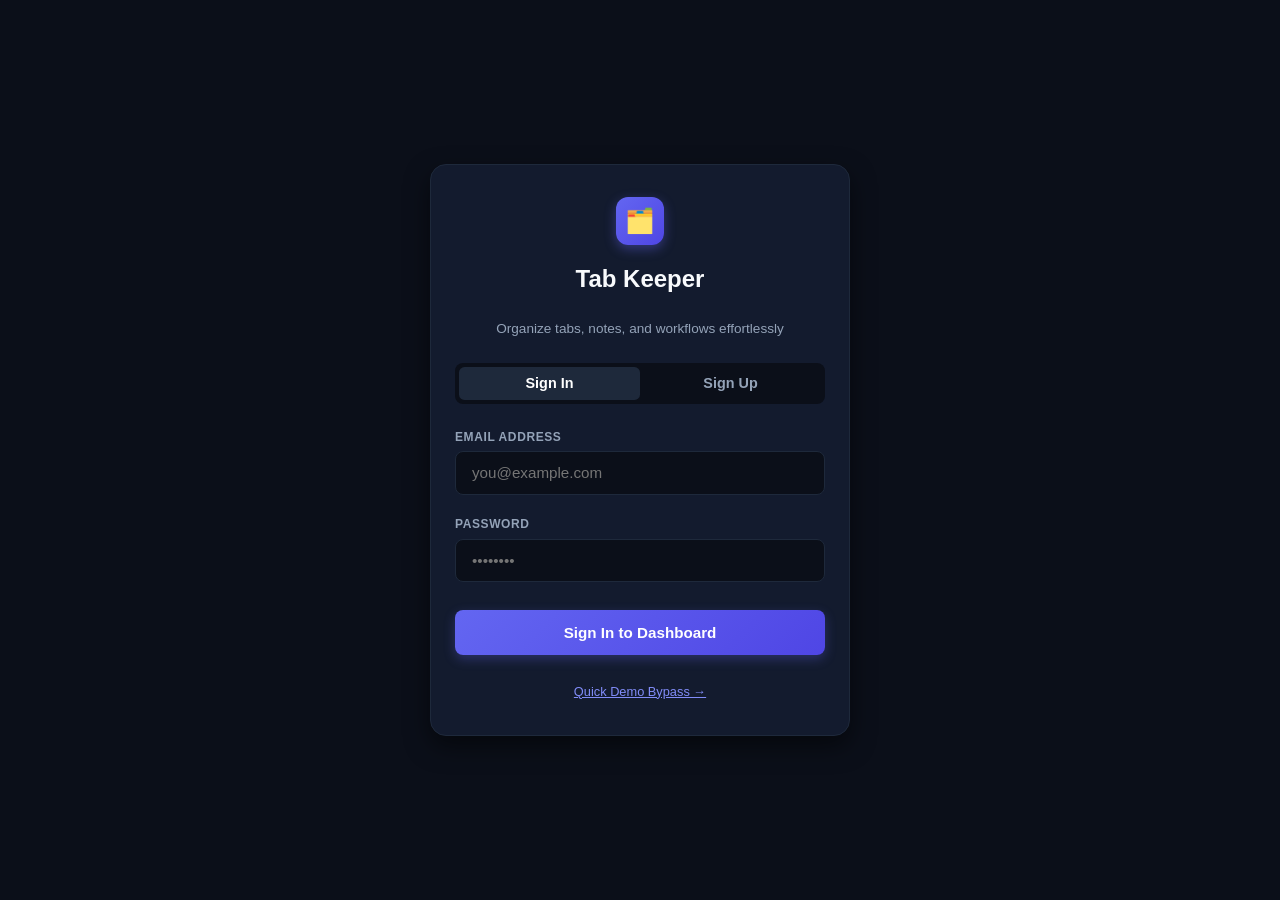
<file: index.html>
<!DOCTYPE html>
<html lang="ru">
<head>
    <meta charset="UTF-8">
    <meta name="viewport" content="width=device-width, initial-scale=1.0, maximum-scale=1.0, user-scalable=no">
    <link rel="stylesheet" href="css/normalize.css">
    <link rel="stylesheet" href="css/style.css">
    <title>Tab Keeper — Авторизация</title>
</head>
<body>
    <main class="auth-page-wrapper">
        <section class="auth-card">
            <div class="auth-logo-icon">🗂️</div>
            <h1>Tab Keeper</h1>
            <p>Organize tabs, notes, and workflows effortlessly</p>

            <div class="auth-tabs-toggle">
                <button class="auth-tab-btn active" id="tab-signin">Sign In</button>
                <button class="auth-tab-btn" id="tab-signup">Sign Up</button>
            </div>

            <form id="auth-form" style="width: 100%;">
                <div class="form-group-dark">
                    <label>Email Address</label>
                    <input type="email" id="email" required placeholder="you@example.com">
                </div>
                <div class="form-group-dark">
                    <label>Password</label>
                    <input type="password" id="password" required placeholder="••••••••">
                </div>
                <button type="submit" class="btn-indigo" style="margin-top: 0.5rem;" id="submit-btn">Sign In to Dashboard</button>
            </form>

            <div style="margin-top: 1.5rem;">
                <a href="dashboard.html" id="demo-bypass" style="font-size: 0.8rem; color: #818cf8; text-decoration: underline;">
                    Quick Demo Bypass →
                </a>
            </div>
        </section>
    </main>

    <script src="js/auth.js"></script>
</body>
</html>
</file>
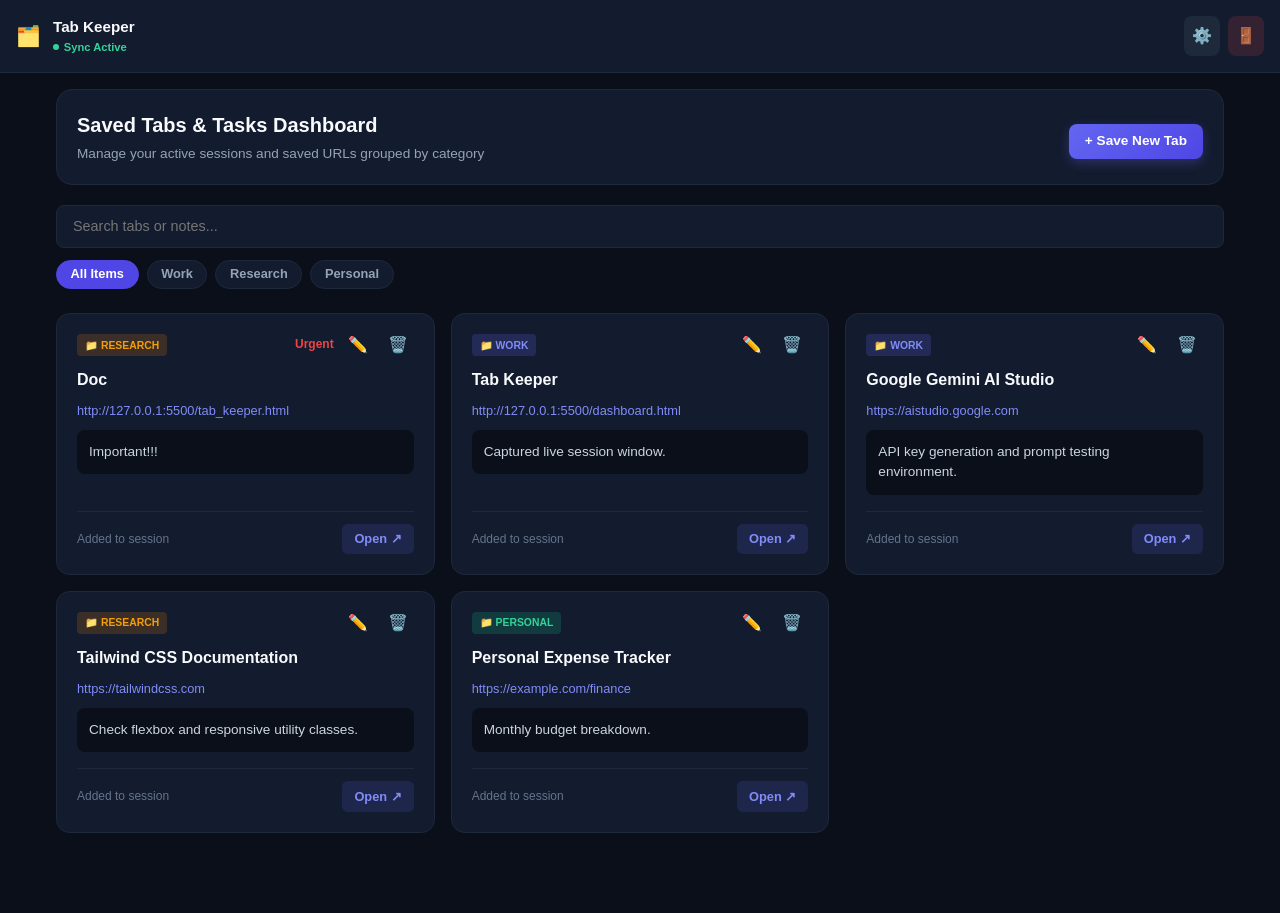
<file: dashboard.html>
<!DOCTYPE html>
<html lang="ru">
<head>
    <meta charset="UTF-8">
    <meta name="viewport" content="width=device-width, initial-scale=1.0, maximum-scale=1.0, user-scalable=no">
    <link rel="stylesheet" href="css/normalize.css">
    <link rel="stylesheet" href="css/style.css">
    <title>Tab Keeper — Dashboard</title>
</head>
<body>
    <header class="app-header">
        <div class="header-brand">
            <span style="font-size: 1.25rem;">🗂️</span>
            <div>
                <div style="font-size: 0.95rem;">Tab Keeper</div>
                <div class="sync-badge">Sync Active</div>
            </div>
        </div>
        <div style="display: flex; gap: 0.5rem; align-items: center;">
            <a href="settings.html" style="background: #1e293b; padding: 0.5rem; border-radius: 0.5rem; color: #94a3b8;">⚙️</a>
            <a href="index.html" style="background: rgba(239, 68, 68, 0.15); padding: 0.5rem; border-radius: 0.5rem; color: #f87171;">🚪</a>
        </div>
    </header>


    <main class="app-main">
        <section class="dashboard-hero-card">
            <div>
                <h2 style="margin: 0 0 0.25rem 0; font-size: 1.25rem;">Saved Tabs & Tasks Dashboard</h2>
                <p style="margin: 0; font-size: 0.85rem; color: #94a3b8;">Manage your active sessions and saved URLs grouped by category</p>
            </div>
            <div style="display: flex; gap: 0.5rem; margin-top: 0.5rem;">
                <button id="btn-open-modal" class="btn-indigo" style="padding: 0.6rem 1rem; font-size: 0.85rem; width: auto;">+ Save New Tab</button>
            </div>
        </section>

        <section style="display: flex; flex-direction: column; gap: 0.75rem;">
            <input type="text" id="search-input" class="search-input" placeholder="Search tabs or notes...">
            <div class="filters-row" id="filters-container">
                <button class="filter-pill active" data-filter="all">All Items</button>
                <button class="filter-pill" data-filter="Work">Work</button>
                <button class="filter-pill" data-filter="Research">Research</button>
                <button class="filter-pill" data-filter="Personal">Personal</button>
            </div>
        </section>

        <section class="notes-grid" id="notes-grid">

        </section>
    </main>

    <nav class="mobile-nav">
        <a href="dashboard.html" class="mobile-nav-item active">
            <span>📊</span> Dashboard
        </a>
        <a href="settings.html" class="mobile-nav-item">
            <span>⚙️</span> Preferences
        </a>
    </nav>

    <div id="modal-overlay" class="modal-overlay" style="display: none;">
        <div class="modal-content">
            <div style="display: flex; justify-content: space-between; align-items: center; margin-bottom: 1rem;">
                <div>
                    <h3 style="margin: 0; font-size: 1.15rem;">Create a new tab</h3>
                    <p style="margin: 0; font-size: 0.75rem; color: #94a3b8;">Add a focused space for related tasks and ideas.</p>
                </div>
                <button id="modal-close" style="background: none; color: #94a3b8; font-size: 1.25rem; cursor: pointer;">✕</button>
            </div>

            <form id="create-note-form" style="display: flex; flex-direction: column; gap: 1rem;">
                <div class="form-group-dark">
                    <label>Tab Name</label>
                    <input type="text" id="modal-title" required placeholder="Marketing Campaign">
                </div>

                <div class="form-group-dark">
                    <label>URL Link</label>
                    <input type="url" id="modal-url" required placeholder="https://example.com">
                </div>

                <div class="form-group-dark">
                    <label>Category / Workspace</label>
                    <select id="modal-category" style="background-color: #0b0f19; border: 1px solid #1e293b; border-radius: 0.5rem; padding: 0.75rem; color: #fff; width: 100%;">
                        <option value="Work">Work</option>
                        <option value="Research">Research</option>
                        <option value="Personal">Personal</option>
                    </select>
                </div>

                <div class="form-group-dark">
                    <label>Description (Optional)</label>
                    <input type="text" id="modal-desc" placeholder="Brief note description...">
                </div>

                <div>
                    <label style="font-size: 0.75rem; font-weight: 700; color: #94a3b8; text-transform: uppercase;">Icon <span style="font-weight: 400; color: #64748b;">Optional</span></label>
                    <div style="display: flex; gap: 0.5rem; margin-top: 0.35rem;" id="icon-selector">
                        <button type="button" class="icon-btn active" data-icon="📁">📁</button>
                        <button type="button" class="icon-btn" data-icon="🚀">🚀</button>
                        <button type="button" class="icon-btn" data-icon="🎯">🎯</button>
                        <button type="button" class="icon-btn" data-icon="💡">💡</button>
                        <button type="button" class="icon-btn" data-icon="🛠️">🛠️</button>
                    </div>
                </div>

                <div style="background-color: #0b0f19; border: 1px solid #1e293b; border-radius: 0.5rem; padding: 0.75rem; display: flex; align-items: center; gap: 0.75rem;">
                    <span id="preview-icon" style="font-size: 1.25rem;">📁</span>
                    <div>
                        <div id="preview-title" style="font-size: 0.85rem; font-weight: 600;">Marketing Campaign</div>
                        <div style="font-size: 0.7rem; color: #94a3b8;">0 tasks · Ready to organize</div>
                    </div>
                </div>

                <div style="display: flex; gap: 0.75rem; margin-top: 0.5rem;">
                    <button type="button" id="modal-cancel" class="btn-indigo" style="background: #1e293b; color: #cbd5e1;">Cancel</button>
                    <button type="submit" class="btn-indigo">+ Create tab</button>
                </div>
            </form>
        </div>
    </div>

    <script src="js/dashboard.js"></script>
</body>
</html>
</file>
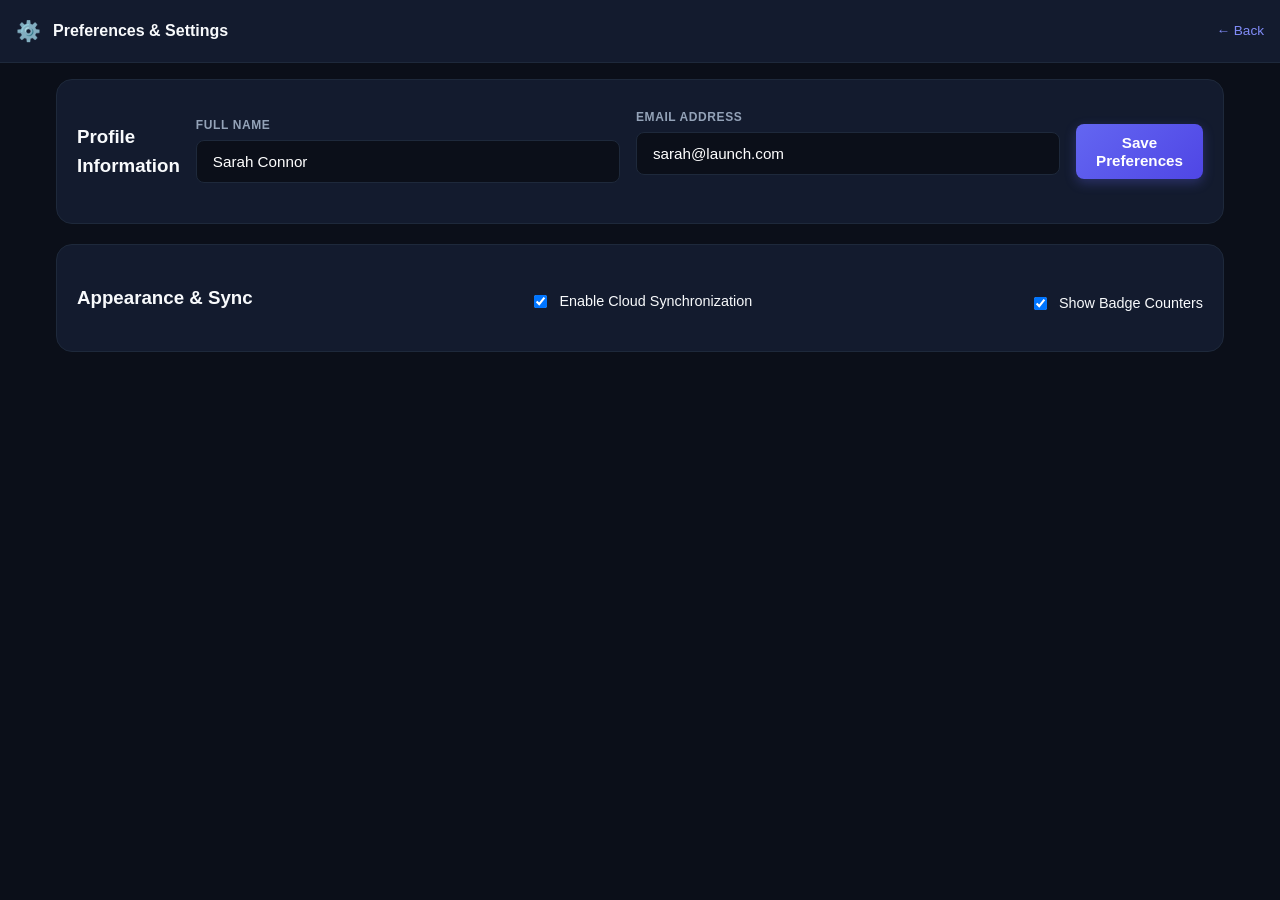
<file: settings.html>
<!DOCTYPE html>
<html lang="ru">
<head>
    <meta charset="UTF-8">
    <meta name="viewport" content="width=device-width, initial-scale=1.0, maximum-scale=1.0, user-scalable=no">
    <link rel="stylesheet" href="css/normalize.css">
    <link rel="stylesheet" href="css/style.css">
    <title>Tab Keeper — Settings</title>
</head>
<body>
    <header class="app-header">
        <div class="header-brand">
            <span style="font-size: 1.25rem;">⚙️</span>
            <span>Preferences & Settings</span>
        </div>
        <a href="dashboard.html" style="font-size: 0.85rem; color: #818cf8;">← Back</a>
    </header>

    <main class="app-main">
        <div class="dashboard-hero-card">
            <h3>Profile Information</h3>
            <div class="form-group-dark" style="margin-top: 1rem;">
                <label>Full Name</label>
                <input type="text" id="setting-name" value="Sarah Connor">
            </div>
            <div class="form-group-dark">
                <label>Email Address</label>
                <input type="email" id="setting-email" value="sarah@launch.com">
            </div>
            <button id="save-settings" class="btn-indigo" style="width: auto; padding: 0.6rem 1.25rem;">Save Preferences</button>
        </div>

        <div class="dashboard-hero-card">
            <h3>Appearance & Sync</h3>
            <label style="display: flex; align-items: center; gap: 0.75rem; margin-top: 0.5rem; font-size: 0.9rem;">
                <input type="checkbox" checked id="pref-sync"> Enable Cloud Synchronization
            </label>
            <label style="display: flex; align-items: center; gap: 0.75rem; margin-top: 0.75rem; font-size: 0.9rem;">
                <input type="checkbox" checked id="pref-counts"> Show Badge Counters
            </label>
        </div>
    </main>

    <nav class="mobile-nav">
        <a href="dashboard.html" class="mobile-nav-item">
            <span>📊</span> Dashboard
        </a>
        <a href="settings.html" class="mobile-nav-item active">
            <span>⚙️</span> Preferences
        </a>
    </nav>

    <script src="js/settings.js"></script>
</body>
</html>
</file>
<file: css/style.css>
*, *::before, *::after {
  box-sizing: border-box;
}

body {
  margin: 0;
  padding: 0;
  font-family: -apple-system, BlinkMacSystemFont, "Segoe UI", Roboto, Helvetica, Arial, sans-serif;
  background-color: #0b0f19;
  color: #f8fafc;
  line-height: 1.5;
  min-height: 100vh;
  display: flex;
  flex-direction: column;
}

a {
  text-decoration: none;
  color: inherit;
}

button {
  cursor: pointer;
  border: none;
  font-family: inherit;
}

.auth-page-wrapper {
  display: flex;
  justify-content: center;
  align-items: center;
  min-height: 100vh;
  padding: 1rem;
}

.auth-card {
  background-color: #131b2e;
  border: 1px solid #1e293b;
  border-radius: 1rem;
  padding: 2rem 1.5rem;
  width: 100%;
  max-width: 420px;
  box-shadow: 0 10px 25px rgba(0, 0, 0, 0.5);
  display: flex;
  flex-direction: column;
  align-items: center;
  text-align: center;
}

.auth-logo-icon {
  width: 48px;
  height: 48px;
  background: linear-gradient(135deg, #6366f1, #4f46e5);
  border-radius: 12px;
  display: flex;
  align-items: center;
  justify-content: center;
  font-size: 1.5rem;
  margin-bottom: 1rem;
  box-shadow: 0 4px 12px rgba(99, 102, 241, 0.4);
}

.auth-card h1 {
  font-size: 1.5rem;
  margin: 0 0 0.5rem 0;
  font-weight: 700;
}

.auth-card p {
  font-size: 0.85rem;
  color: #94a3b8;
  margin-bottom: 1.5rem;
}

.auth-tabs-toggle {
  display: flex;
  background-color: #0b0f19;
  border-radius: 0.5rem;
  padding: 4px;
  width: 100%;
  margin-bottom: 1.5rem;
}

.auth-tab-btn {
  flex: 1;
  background: transparent;
  color: #94a3b8;
  padding: 0.5rem;
  border-radius: 0.35rem;
  font-size: 0.9rem;
  font-weight: 600;
  transition: all 0.2s;
}

.auth-tab-btn.active {
  background-color: #1e293b;
  color: #ffffff;
}

.form-group-dark {
  width: 100%;
  text-align: left;
  margin-bottom: 1.25rem;
  display: flex;
  flex-direction: column;
  gap: 0.35rem;
}

.form-group-dark label {
  font-size: 0.75rem;
  font-weight: 700;
  letter-spacing: 0.05em;
  color: #94a3b8;
  text-transform: uppercase;
}

.form-group-dark input {
  background-color: #0b0f19;
  border: 1px solid #1e293b;
  border-radius: 0.5rem;
  padding: 0.75rem 1rem;
  color: #ffffff;
  font-size: 0.95rem;
  width: 100%;
}

.form-group-dark input:focus {
  border-color: #6366f1;
  outline: none;
}

.btn-indigo {
  background: linear-gradient(135deg, #6366f1, #4f46e5);
  color: #ffffff;
  width: 100%;
  padding: 0.85rem;
  border-radius: 0.5rem;
  font-weight: 600;
  font-size: 0.95rem;
  box-shadow: 0 4px 12px rgba(99, 102, 241, 0.3);
  transition: opacity 0.2s;
}

.btn-indigo:hover {
  opacity: 0.9;
}

.app-header {
  background-color: #131b2e;
  border-bottom: 1px solid #1e293b;
  padding: 1rem;
  display: flex;
  justify-content: space-between;
  align-items: center;
}

.header-brand {
  display: flex;
  align-items: center;
  gap: 0.75rem;
  font-weight: 700;
}

.sync-badge {
  font-size: 0.7rem;
  color: #34d399;
  display: flex;
  align-items: center;
  gap: 0.3rem;
}

.sync-badge::before {
  content: "";
  width: 6px;
  height: 6px;
  background-color: #34d399;
  border-radius: 50%;
  display: inline-block;
}

.app-main {
  flex: 1;
  padding: 1rem;
  padding-bottom: 5rem;
  display: flex;
  flex-direction: column;
  gap: 1.25rem;
  max-width: 1200px;
  width: 100%;
  margin: 0 auto;
}

.dashboard-hero-card {
  background-color: #131b2e;
  border: 1px solid #1e293b;
  border-radius: 1rem;
  padding: 1.25rem;
  display: flex;
  flex-direction: column;
  gap: 1rem;
}

.search-input {
  background-color: #131b2e;
  border: 1px solid #1e293b;
  border-radius: 0.5rem;
  padding: 0.75rem 1rem;
  color: #fff;
  width: 100%;
  font-size: 0.9rem;
}

.filters-row {
  display: flex;
  gap: 0.5rem;
  overflow-x: auto;
  padding-bottom: 0.25rem;
}

.filter-pill {
  background-color: #131b2e;
  border: 1px solid #1e293b;
  color: #94a3b8;
  padding: 0.4rem 0.85rem;
  border-radius: 2rem;
  font-size: 0.8rem;
  font-weight: 600;
  white-space: nowrap;
}

.filter-pill.active {
  background-color: #4f46e5;
  color: #ffffff;
  border-color: #4f46e5;
}

.notes-grid {
  display: grid;
  grid-template-columns: 1fr;
  gap: 1rem;
}

.note-card {
  background-color: #131b2e;
  border: 1px solid #1e293b;
  border-radius: 0.85rem;
  padding: 1.25rem;
  display: flex;
  flex-direction: column;
  justify-content: space-between;
  gap: 1rem;
}

.note-header {
  display: flex;
  justify-content: space-between;
  align-items: center;
}

.badge-tag {
  font-size: 0.65rem;
  font-weight: 700;
  text-transform: uppercase;
  padding: 0.2rem 0.5rem;
  border-radius: 4px;
}

.badge-research { background-color: rgba(217, 119, 6, 0.2); color: #f59e0b; }
.badge-work { background-color: rgba(99, 102, 241, 0.2); color: #818cf8; }
.badge-personal { background-color: rgba(16, 185, 129, 0.2); color: #34d399; }

.note-actions {
  display: flex;
  gap: 0.5rem;
  color: #94a3b8;
}

.note-content h3 {
  margin: 0 0 0.35rem 0;
  font-size: 1rem;
}

.note-content a {
  font-size: 0.8rem;
  color: #818cf8;
  word-break: break-all;
}

.note-desc {
  background-color: #0b0f19;
  border-radius: 0.5rem;
  padding: 0.75rem;
  font-size: 0.85rem;
  color: #cbd5e1;
  margin-top: 0.5rem;
}

.note-footer {
  display: flex;
  justify-content: space-between;
  align-items: center;
  font-size: 0.75rem;
  color: #64748b;
  border-top: 1px solid #1e293b;
  padding-top: 0.75rem;
}

.btn-open-link {
  background-color: rgba(99, 102, 241, 0.15);
  color: #818cf8;
  padding: 0.35rem 0.75rem;
  border-radius: 0.35rem;
  font-weight: 600;
  font-size: 0.8rem;
}

.mobile-nav {
  position: fixed;
  bottom: 0;
  left: 0;
  right: 0;
  background-color: #131b2e;
  border-top: 1px solid #1e293b;
  display: flex;
  justify-content: space-around;
  padding: 0.6rem 0;
  z-index: 100;
}

.mobile-nav-item {
  display: flex;
  flex-direction: column;
  align-items: center;
  font-size: 0.7rem;
  color: #64748b;
  gap: 0.2rem;
}

.mobile-nav-item.active {
  color: #6366f1;
  font-weight: 600;
}
@media (min-width: 768px) {
  .mobile-nav {
    display: none;
  }
  
  .notes-grid {
    grid-template-columns: repeat(2, 1fr);
  }

  .dashboard-hero-card {
    flex-direction: row;
    justify-content: space-between;
    align-items: center;
  }
}

@media (min-width: 1024px) {
  .notes-grid {
    grid-template-columns: repeat(3, 1fr);
  }
}
.modal-overlay {
  position: fixed;
  top: 0;
  left: 0;
  right: 0;
  bottom: 0;
  background-color: rgba(11, 15, 25, 0.8);
  backdrop-filter: blur(4px);
  display: flex;
  justify-content: center;
  align-items: center;
  z-index: 1000;
  padding: 1rem;
}

.modal-content {
  background-color: #131b2e;
  border: 1px solid #1e293b;
  border-radius: 1rem;
  padding: 1.5rem;
  width: 100%;
  max-width: 440px;
  box-shadow: 0 20px 25px -5px rgba(0, 0, 0, 0.5);
  animation: modalScaleIn 0.2s ease-out forwards;
}

@keyframes modalScaleIn {
  from {
    opacity: 0;
    transform: scale(0.95);
  }
  to {
    opacity: 1;
    transform: scale(1);
  }
}

.icon-btn {
  background-color: #0b0f19;
  border: 1px solid #1e293b;
  border-radius: 0.5rem;
  width: 36px;
  height: 36px;
  display: flex;
  align-items: center;
  justify-content: center;
  cursor: pointer;
  font-size: 1rem;
  transition: all 0.2s;
}

.icon-btn.active {
  border-color: #6366f1;
  background-color: rgba(99, 102, 241, 0.15);
}
</file>
